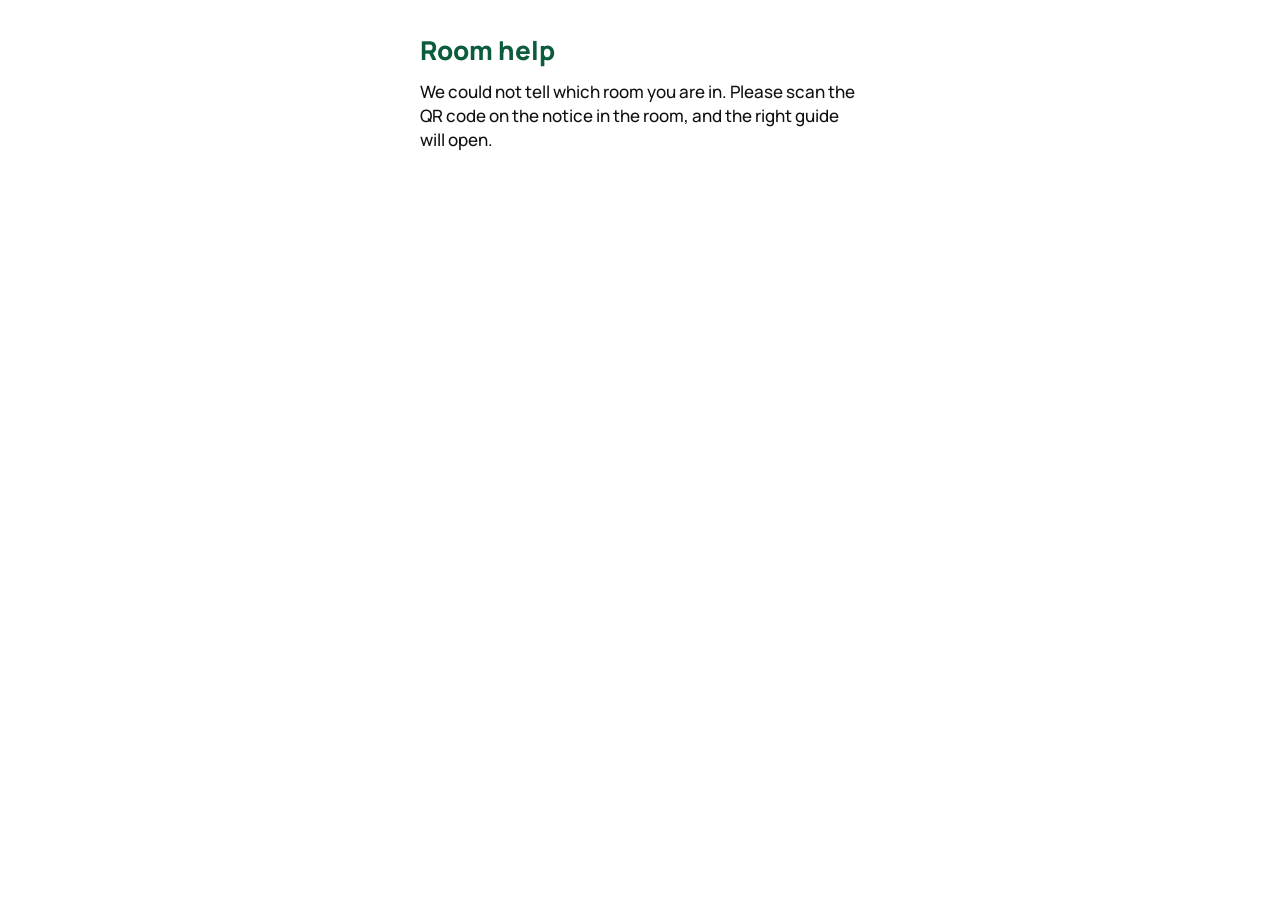
<file: index.html>
<!doctype html>
<html lang="en">
<head>
<meta charset="utf-8">
<meta name="viewport" content="width=device-width, initial-scale=1, viewport-fit=cover">
<meta name="robots" content="noindex">
<title>Room help</title>
<link rel="preconnect" href="https://fonts.googleapis.com">
<link rel="preconnect" href="https://fonts.gstatic.com" crossorigin>
<link href="https://fonts.googleapis.com/css2?family=Manrope:wght@500;700;800&display=swap" rel="stylesheet">
<link rel="stylesheet" href="app.css">
</head>
<body>
<div id="app" class="app">
  <noscript><p class="nojs">Please enable JavaScript in your browser to see the room guide.</p></noscript>
</div>
<script src="app.js" defer></script>
</body>
</html>
</file>
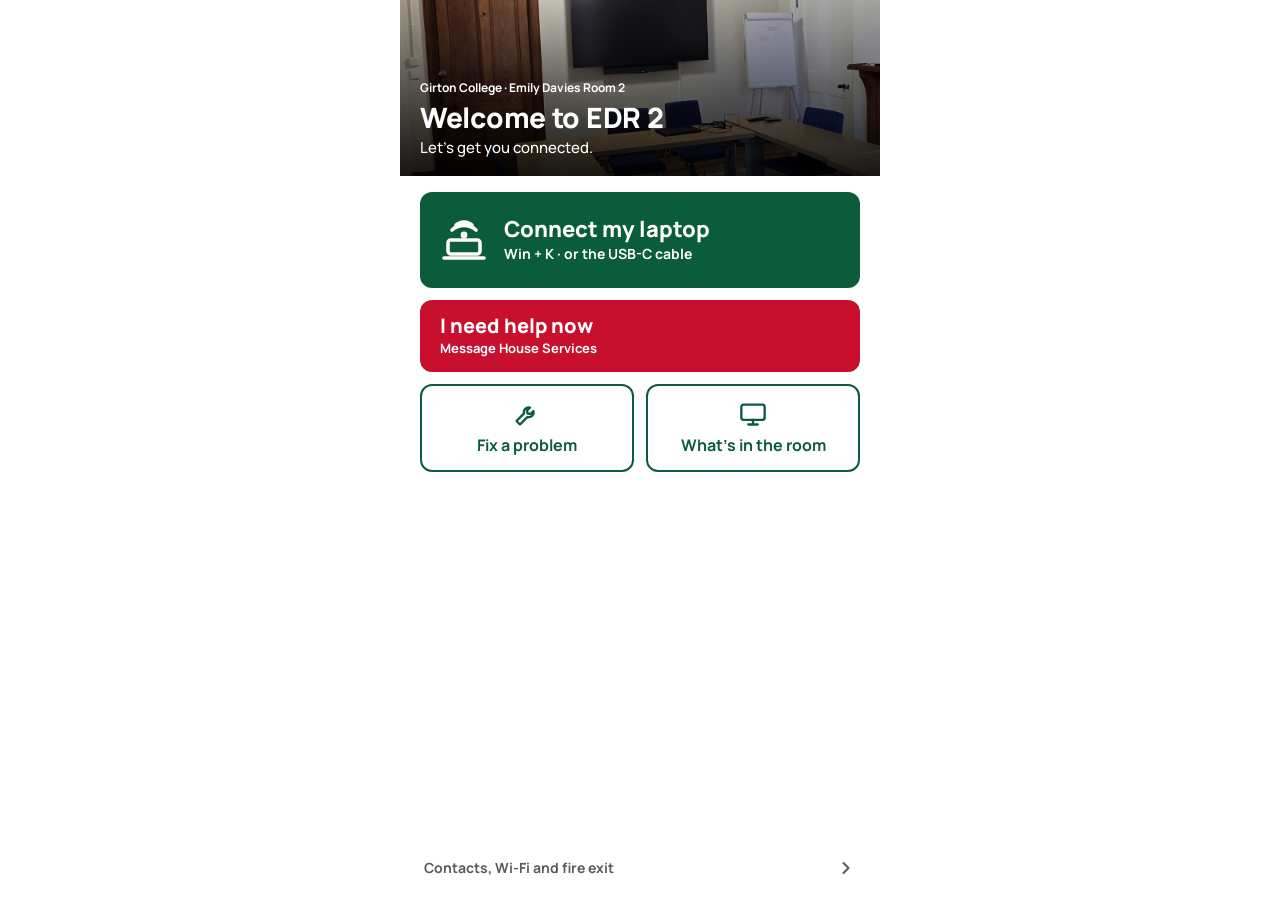
<file: edr2/index.html>
<!doctype html>
<html lang="en">
<head>
<meta charset="utf-8">
<meta name="viewport" content="width=device-width, initial-scale=1">
<meta name="robots" content="noindex">
<title>Room help</title>
<meta http-equiv="refresh" content="0; url=../?room=edr2">
<script>location.replace("../?room=edr2" + location.hash);</script>
</head>
<body><p><a href="../?room=edr2">Open the room guide</a></p></body>
</html>
</file>
<file: app.css>
/* Room help - layout only. Every colour is a custom property set by app.js from config.json (college). */
*, *::before, *::after { box-sizing: border-box; }
html { -webkit-text-size-adjust: 100%; }
body {
  margin: 0;
  font-family: Manrope, system-ui, -apple-system, "Segoe UI", sans-serif;
  font-weight: 500;
  line-height: 1.4;
  background: var(--background);
  color: var(--text);
}
a { color: var(--green); }
a:hover { color: var(--green-dark); }
:focus-visible { outline: 3px solid var(--green); outline-offset: 2px; }
.btn-red:focus-visible, .home-help:focus-visible { outline-color: var(--text); }
img { max-width: 100%; }
.visually-hidden {
  position: absolute !important; width: 1px; height: 1px; padding: 0; margin: -1px;
  overflow: hidden; clip: rect(0 0 0 0); white-space: nowrap; border: 0;
}
.nojs, .loading { padding: 24px 20px; font-size: 17px; font-weight: 700; }

.app { max-width: 480px; margin: 0 auto; min-height: 100vh; min-height: 100dvh; display: flex; flex-direction: column; }
.screen { flex: 1; display: flex; flex-direction: column; min-height: 100vh; min-height: 100dvh; }
[hidden] { display: none !important; }

/* ---------- Home ---------- */
.hero {
  flex: none; position: relative; height: 176px; overflow: hidden;
  display: flex; flex-direction: column; justify-content: flex-end; gap: 4px;
  padding: 0 20px 18px; color: var(--background); background: var(--green);
}
.hero img { position: absolute; inset: 0; width: 100%; height: 100%; object-fit: cover; object-position: center 40%; }
.hero .shade {
  position: absolute; inset: 0;
  background: linear-gradient(to bottom, rgba(0,0,0,.12) 0%, rgba(0,0,0,.55) 55%, rgba(0,0,0,.86) 100%);
}
.hero > :not(img):not(.shade) { position: relative; }
.hero .eyebrow { font-size: 12px; font-weight: 700; }
.hero h1 { margin: 0; font-size: 28px; font-weight: 800; line-height: 1.15; letter-spacing: -0.01em; }
.hero h1:focus { outline: none; }
.hero .sub { font-size: 15px; font-weight: 500; }

.home-main { flex: 1; display: flex; flex-direction: column; gap: 12px; padding: 16px 20px 8px; }
.home-main a { text-decoration: none; }
.home-connect {
  height: 96px; display: flex; align-items: center; gap: 16px; padding: 0 20px;
  border-radius: 12px; background: var(--green); color: var(--background) !important;
}
.home-connect svg { flex: none; width: 48px; height: 48px; stroke-width: 1.8; }
.home-connect .t, .home-help .t { display: flex; flex-direction: column; gap: 2px; }
.home-connect .big { font-size: 22px; font-weight: 800; line-height: 1.15; }
.home-connect .small { font-size: 14px; font-weight: 700; }
.home-help {
  height: 72px; display: flex; flex-direction: column; justify-content: center; gap: 2px; padding: 0 20px;
  border-radius: 12px; background: var(--red); color: var(--background) !important;
}
.home-help .big { font-size: 20px; font-weight: 800; line-height: 1.15; }
.home-help .small { font-size: 13px; font-weight: 700; }
.home-tiles { display: grid; grid-template-columns: repeat(2, minmax(0, 1fr)); gap: 12px; }
.home-tile {
  height: 88px; display: flex; flex-direction: column; align-items: center; justify-content: center; gap: 6px;
  border: 2px solid var(--green); border-radius: 12px; background: var(--background); color: var(--green);
  font-size: 16px; font-weight: 700; text-align: center; padding: 0 6px;
}
.home-tile svg { width: 28px; height: 28px; }
.home-info {
  margin-top: auto; min-height: 48px; display: flex; align-items: center; justify-content: space-between; gap: 12px;
  padding: 0 4px; color: var(--muted) !important; font-size: 14px; font-weight: 700;
}
.home-info svg { flex: none; width: 20px; height: 20px; stroke-width: 2.5; }

/* ---------- Sub-screen header ---------- */
.bar {
  flex: none; position: sticky; top: 0; z-index: 2; background: var(--background);
  display: grid; grid-template-columns: 96px 1fr 96px; align-items: center; min-height: 56px;
  border-bottom: 1px solid var(--border);
}
.bar h1 { margin: 0; text-align: center; font-size: 17px; font-weight: 800; line-height: 1.2; padding: 4px 0; }
.bar h1:focus { outline: none; }
.bar .back {
  display: flex; align-items: center; gap: 4px; min-height: 48px; padding: 0 12px;
  color: var(--green); text-decoration: none; font-size: 16px; font-weight: 700;
}
.bar .back svg { width: 20px; height: 20px; stroke-width: 2.5; }
.bar .helplink {
  display: flex; align-items: center; justify-content: flex-end; min-height: 48px; padding: 0 16px;
  color: var(--red); text-decoration: none; font-size: 14px; font-weight: 800;
}
.body { flex: 1; display: flex; flex-direction: column; gap: 14px; padding: 16px; }

/* ---------- Cards, steps, figures ---------- */
.card { border: 1px solid var(--border); border-radius: 12px; padding: 18px 16px; display: flex; flex-direction: column; gap: 16px; }
.card-head { display: flex; flex-direction: column; gap: 2px; }
.card h2 { margin: 0; font-size: 20px; font-weight: 800; line-height: 1.2; }
.card-head p { margin: 0; font-size: 14px; color: var(--muted); }
.steps { list-style: none; margin: 0; padding: 0; display: flex; flex-direction: column; gap: 16px; }
.steps > li { display: flex; gap: 14px; align-items: flex-start; }
.num {
  flex: none; width: 36px; height: 36px; border-radius: 50%; background: var(--green); color: var(--background);
  display: flex; align-items: center; justify-content: center; font-size: 18px; font-weight: 800;
}
.step-text { flex: 1; min-width: 0; font-size: 17px; font-weight: 700; padding-top: 6px; }
.step-text strong { font-weight: 800; }
kbd {
  display: inline-block; border: 1.5px solid var(--text); border-bottom-width: 3px; border-radius: 6px;
  padding: 0 8px; font-family: inherit; font-size: 15px; font-weight: 800; line-height: 1.6;
}
.photos { margin-top: 10px; display: grid; grid-template-columns: repeat(2, minmax(0, 1fr)); gap: 10px; align-items: start; }
.photos.one { grid-template-columns: minmax(0, 1fr); max-width: 240px; }
.card > .photos { margin-top: 0; }
.card > .photos.one { max-width: none; }
figure { margin: 0; display: flex; flex-direction: column; gap: 6px; min-width: 0; }
figure img { display: block; width: 100%; height: auto; border-radius: 12px; }
figcaption { font-size: 12px; line-height: 1.35; color: var(--muted); font-weight: 500; }
.wide img { aspect-ratio: 16 / 9; object-fit: cover; }
.footnote { margin: 0; padding: 4px 4px 16px; font-size: 14px; color: var(--muted); }

/* ---------- Fix ---------- */
details { border: 1px solid var(--border); border-radius: 12px; }
summary {
  list-style: none; min-height: 56px; display: flex; align-items: center; justify-content: space-between; gap: 12px;
  padding: 8px 16px; font-size: 16px; font-weight: 800; cursor: pointer; border-radius: 12px;
}
summary::-webkit-details-marker { display: none; }
summary svg { flex: none; width: 20px; height: 20px; stroke-width: 2.5; color: var(--green); transition: transform .15s; }
details[open] summary svg { transform: rotate(180deg); }
details kbd { font-size: 13px; line-height: 1.4; padding: 0 6px; }
details ol { margin: 0; padding: 0 16px 16px 36px; display: flex; flex-direction: column; gap: 8px; font-size: 15px; }
.small-photo { display: flex; gap: 14px; align-items: center; padding: 0 16px 12px; }
.small-photo img { flex: none; display: block; width: 84px; height: 112px; object-fit: cover; border-radius: 12px; }
.small-photo figcaption { font-size: 13px; line-height: 1.4; }
.small-photo { flex-direction: row; }
.btn-outline-red {
  min-height: 56px; display: flex; align-items: center; justify-content: center; margin: 6px 0 16px;
  border: 2px solid var(--red); border-radius: 12px; background: var(--background); color: var(--red) !important;
  text-decoration: none; font-size: 17px; font-weight: 800;
}

/* ---------- Room ---------- */
.tiles { display: grid; grid-template-columns: repeat(2, minmax(0, 1fr)); gap: 10px; }
.tile { border: 1px solid var(--border); border-radius: 12px; padding: 12px; display: flex; flex-direction: column; gap: 4px; }
.tile svg { width: 26px; height: 26px; color: var(--green); }
.tile strong { font-size: 15px; font-weight: 800; line-height: 1.25; }
.tile .d { font-size: 14px; }
.tile .n { font-size: 13px; color: var(--muted); }
.room-desc { margin: 0; font-size: 14px; color: var(--muted); padding: 0 4px 16px; }

/* ---------- Info ---------- */
.info-body { gap: 20px; padding-bottom: 24px; }
.info-sec { display: flex; flex-direction: column; gap: 10px; }
.info-sec h2 { margin: 0; font-size: 20px; font-weight: 800; }
.box { border: 1px solid var(--border); border-radius: 12px; padding: 14px 16px; display: flex; flex-direction: column; gap: 6px; font-size: 15px; }
.box p { margin: 0; }
.contacts { padding: 0; gap: 0; }
.contact { padding: 14px 16px; display: flex; flex-direction: column; gap: 2px; }
.contact + .contact { border-top: 1px solid var(--border); }
.contact strong { font-size: 16px; font-weight: 800; }
.contact a { font-size: 16px; font-weight: 700; min-height: 48px; display: flex; align-items: center; word-break: break-word; }
.contact span { font-size: 14px; color: var(--muted); }
.fire { background: var(--panel); border: 1px solid var(--border); border-radius: 12px; padding: 14px 16px; display: flex; flex-direction: column; gap: 8px; font-size: 14px; }
.fire h2 { margin: 0; font-size: 15px; font-weight: 800; }
.fire p { margin: 0; }
.fire .route { font-weight: 700; }
.fire .muted { color: var(--muted); }

/* ---------- Help form ---------- */
.help-body { display: block; }
.help-intro { margin: 0 0 14px; font-size: 14px; color: var(--muted); }
form { display: flex; flex-direction: column; gap: 14px; margin: 0; }
fieldset { border: 0; margin: 0; padding: 0; display: flex; flex-direction: column; gap: 8px; min-width: 0; }
legend { font-size: 15px; font-weight: 800; padding: 0; margin-bottom: 8px; }
.radio {
  display: flex; align-items: center; gap: 12px; min-height: 56px; padding: 10px 14px;
  border: 1px solid var(--border); border-radius: 12px; font-size: 16px; font-weight: 700; cursor: pointer;
}
.radio input { width: 22px; height: 22px; accent-color: var(--green); margin: 0; flex: none; }
.radio:has(input:checked) { border: 2px solid var(--green); background: var(--green-tint); font-weight: 800; }
.radio:has(input:focus-visible) { outline: 3px solid var(--green); outline-offset: 2px; }
.field { display: flex; flex-direction: column; gap: 6px; }
.field label { font-size: 15px; font-weight: 800; }
select, textarea, input[type="tel"], input[type="text"] {
  border: 1px solid var(--input-border); border-radius: 12px; font-family: inherit; font-size: 16px;
  color: var(--text); background: var(--background); width: 100%;
}
select, input[type="tel"] { min-height: 52px; padding: 0 12px; font-weight: 700; }
textarea { padding: 12px; font-weight: 500; resize: vertical; min-height: 96px; }
.hp { position: absolute; left: -10000px; top: auto; width: 1px; height: 1px; overflow: hidden; }
.buttons { display: flex; flex-direction: column; gap: 10px; }
.btn {
  width: 100%; min-height: 56px; border-radius: 12px; border: 2px solid var(--green);
  font-family: inherit; font-size: 17px; font-weight: 800; cursor: pointer;
}
.btn-green { background: var(--green); color: var(--background); }
.btn-white { background: var(--background); color: var(--green); }
.btn[disabled] { opacity: .6; cursor: progress; }
.note { margin: 0; font-size: 12px; color: var(--muted); }
.note.warn { font-size: 14px; color: var(--text); background: var(--panel); border-radius: 12px; padding: 12px 14px; }
.status:empty { display: none; }
.status { margin: 0; font-size: 15px; font-weight: 700; }
.confirm { border: 2px solid var(--green); background: var(--green-tint); border-radius: 12px; padding: 16px; display: flex; flex-direction: column; gap: 12px; }
.confirm p { margin: 0; font-size: 16px; font-weight: 700; }

/* ---------- No room ---------- */
.noroom { padding: 32px 20px; display: flex; flex-direction: column; gap: 12px; }
.noroom h1 { margin: 0; font-size: 26px; font-weight: 800; color: var(--green); }
.noroom p { margin: 0; font-size: 17px; }

@media (prefers-reduced-motion: reduce) { * { transition: none !important; } }
</file>
